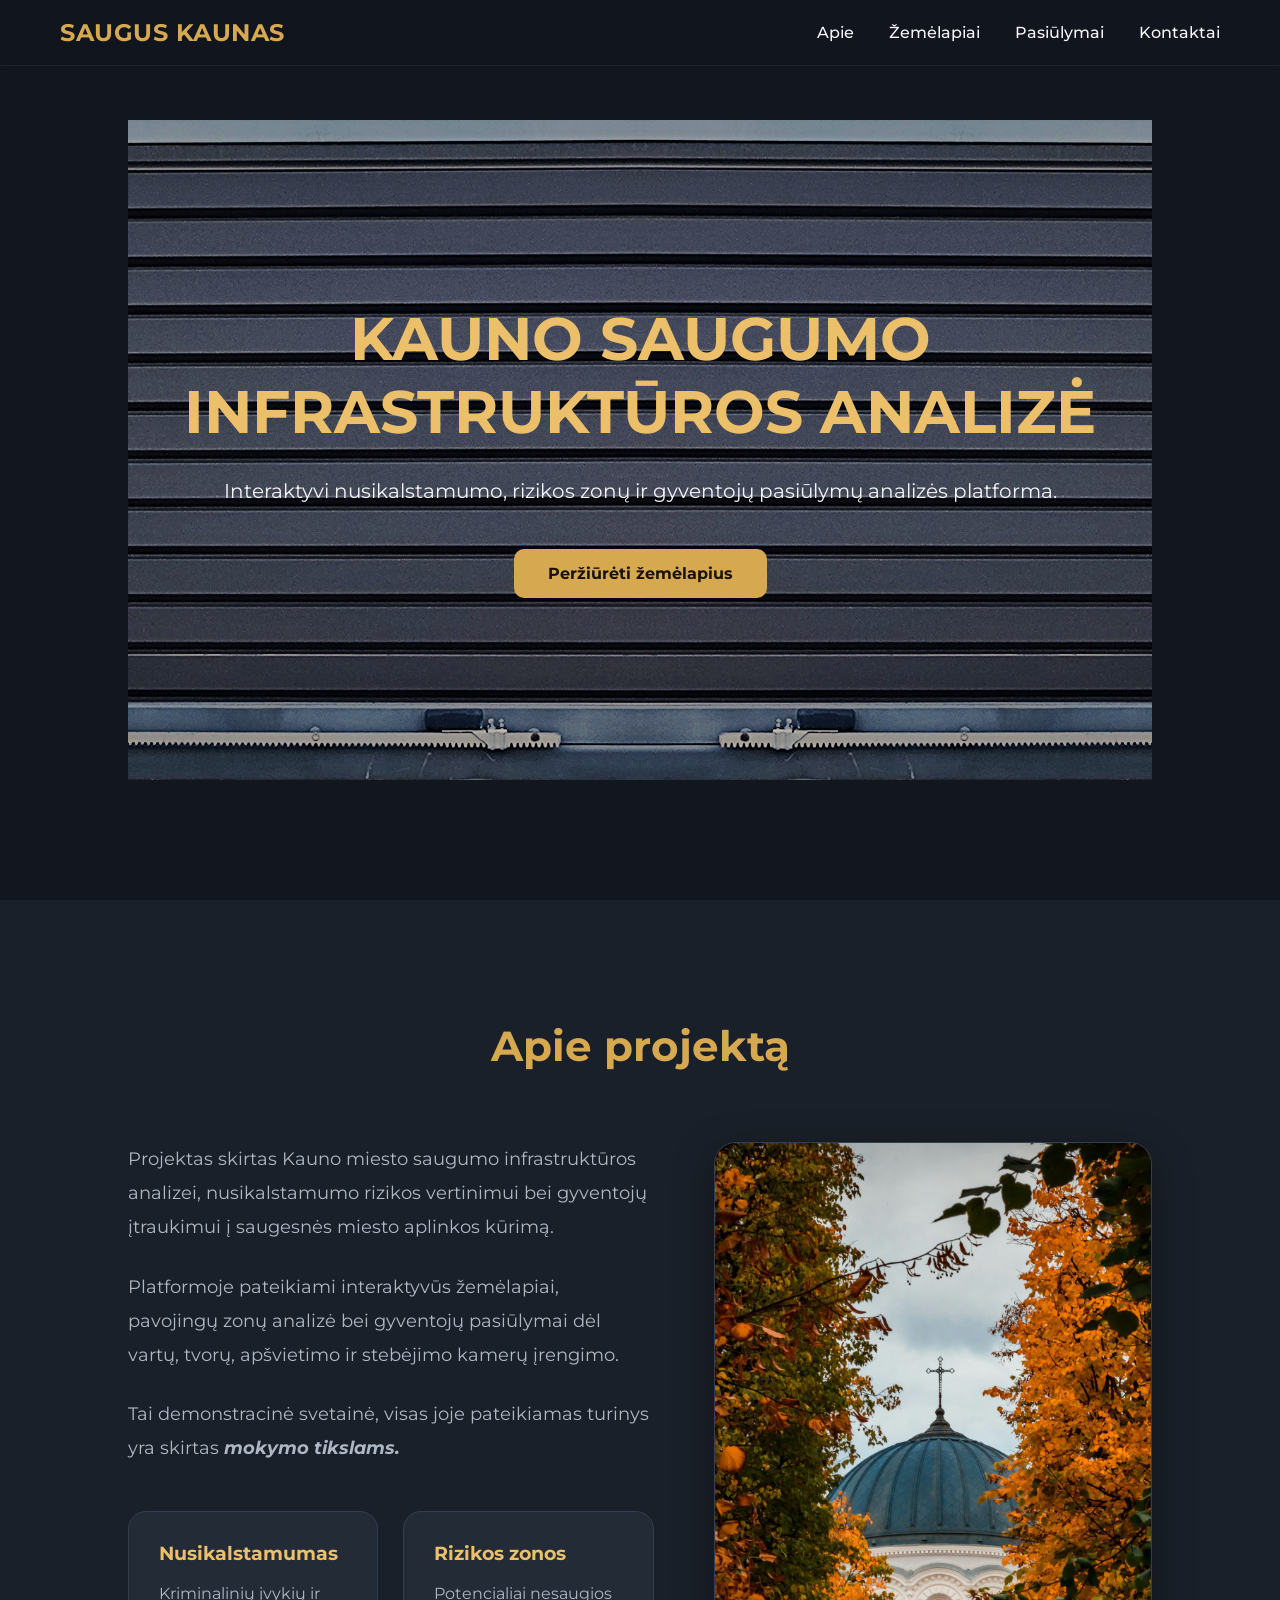
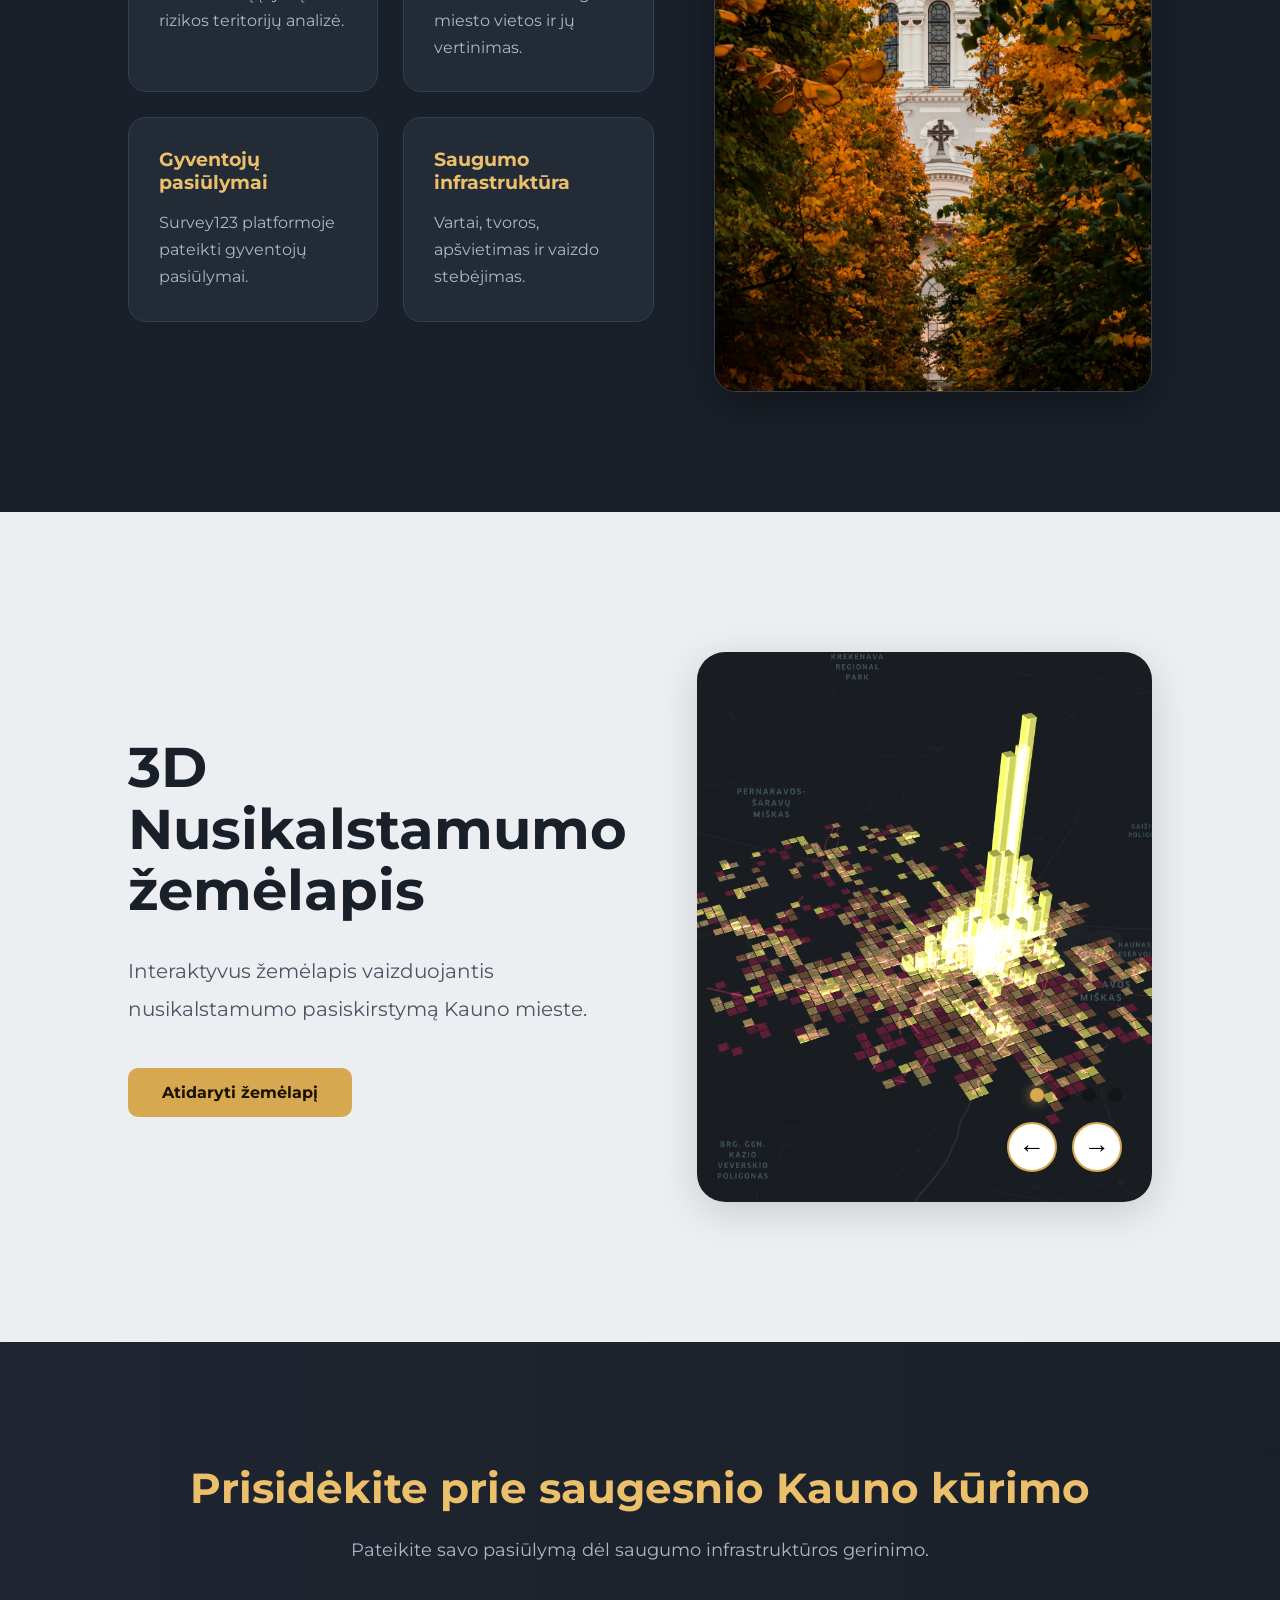
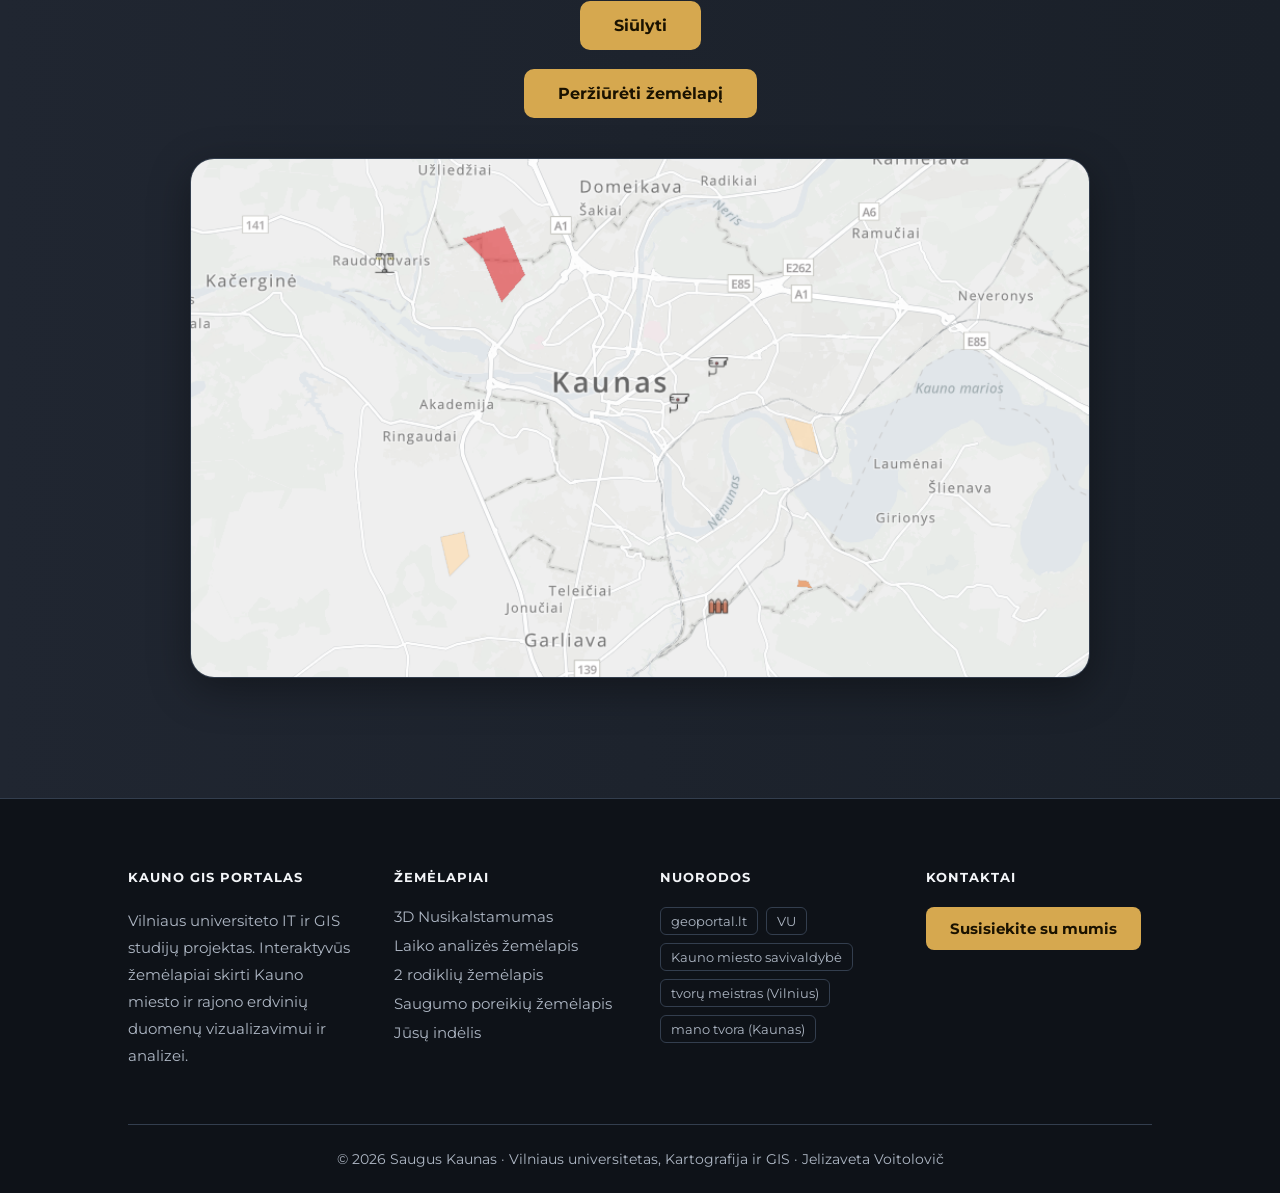
<file: index.html>
<!DOCTYPE html>
<html lang="lt">
<head>
  <meta charset="UTF-8" />
  <meta name="viewport" content="width=device-width, initial-scale=1.0"/>
  <title>Saugus Kaunas</title>
  <link rel="icon" type="image/x-icon" href="img/logo.png">

  <link rel="preconnect" href="https://fonts.googleapis.com">
  <link href="https://fonts.googleapis.com/css2?family=Montserrat:wght@300;400;500;700&display=swap" rel="stylesheet">

  <link rel="stylesheet" href="style.css"/>
  <script src="script.js" defer></script>
</head>

<body data-base="">

  <!-- HEADER is injected by script.js -->

  <!-- HERO -->
  <section class="hero">
    <div class="gate-container">
      <div class="gate left-gate"><img src="img/vartai.jpg" alt=""></div>
      <div class="gate right-gate"><img src="img/vartai.jpg" alt=""></div>

      <div class="hero-overlay"></div>

      <div class="hero-content">
        <h1>KAUNO SAUGUMO INFRASTRUKTŪROS ANALIZĖ</h1>
        <p>
          Interaktyvi nusikalstamumo, rizikos zonų ir gyventojų
          pasiūlymų analizės platforma.
        </p>
        <a href="#maps" class="hero-btn">Peržiūrėti žemėlapius</a>
      </div>
    </div>
  </section>

  <!-- ABOUT + ANALYTICS -->
  <section class="about-analytics" id="about">
    <div class="section-title">
      <h2>Apie projektą</h2>
    </div>

    <div class="about-analytics-wrapper">
      <div class="left-side">
        <div class="about-text">
          <p>
            Projektas skirtas Kauno miesto saugumo infrastruktūros analizei,
            nusikalstamumo rizikos vertinimui bei gyventojų įtraukimui
            į saugesnės miesto aplinkos kūrimą.
          </p>
          <p>
            Platformoje pateikiami interaktyvūs žemėlapiai,
            pavojingų zonų analizė bei gyventojų pasiūlymai
            dėl vartų, tvorų, apšvietimo ir stebėjimo kamerų įrengimo.
          </p>
          <p>
            Tai demonstracinė svetainė, visas joje pateikiamas turinys yra skirtas
            <strong><i>mokymo tikslams.</i></strong>
          </p>
        </div>

        <div class="cards">
          <div class="card">
            <h3>Nusikalstamumas</h3>
            <p>Kriminalinių įvykių ir rizikos teritorijų analizė.</p>
          </div>
          <div class="card">
            <h3>Rizikos zonos</h3>
            <p>Potencialiai nesaugios miesto vietos ir jų vertinimas.</p>
          </div>
          <div class="card">
            <h3>Gyventojų pasiūlymai</h3>
            <p>Survey123 platformoje pateikti gyventojų pasiūlymai.</p>
          </div>
          <div class="card">
            <h3>Saugumo infrastruktūra</h3>
            <p>Vartai, tvoros, apšvietimas ir vaizdo stebėjimas.</p>
          </div>
        </div>
      </div>

      <div class="right-side">
        <img src="img/kaunas.jpg" alt="Kaunas">
      </div>
    </div>
  </section>

  <!-- MAP SLIDER -->
  <section class="maps-showcase" id="maps">
    <div class="maps-container">
      <div class="maps-info">
        <h2 id="mapTitle">3D Nusikalstamumo žemėlapis</h2>
        <p id="mapDescription">
          Interaktyvus žemėlapis vaizduojantis nusikalstamumo
          pasiskirstymą Kauno mieste.
        </p>
        <a id="mapButton" href="pages/map1.html">Atidaryti žemėlapį</a>
      </div>

      <div class="maps-preview">
        <img id="mapImage" src="img/map_1.png" alt="Žemėlapio peržiūra">

        <div class="slider-controls">
          <div class="slider-dots">
            <span class="dot active" onclick="goToMap(0)"></span>
            <span class="dot" onclick="goToMap(1)"></span>
            <span class="dot" onclick="goToMap(2)"></span>
            <span class="dot" onclick="goToMap(3)"></span>
          </div>
          <div class="slider-buttons">
            <button onclick="prevMap()">←</button>
            <button onclick="nextMap()">→</button>
          </div>
        </div>
      </div>
    </div>
  </section>

  <!-- COMMUNITY -->
  <section class="community" id="community">
    <div class="community-box">
      <h2>Prisidėkite prie saugesnio Kauno kūrimo</h2>
      <p>Pateikite savo pasiūlymą dėl saugumo infrastruktūros gerinimo.</p>
      <a href="pages/map5.html">Siūlyti</a>
      <br></br>
      <a id="mapButton" href="https://azil26.github.io/3_praktinis/pranesimu_perziura.html">Peržiūrėti žemėlapį</a>

      <div class="community-preview">
        <img src="img/map_5.png" alt="Gyventojų pasiūlymų žemėlapis">
      </div>
    </div>
  </section>

  <!-- FOOTER is injected by script.js -->

</body>
</html>
</file>
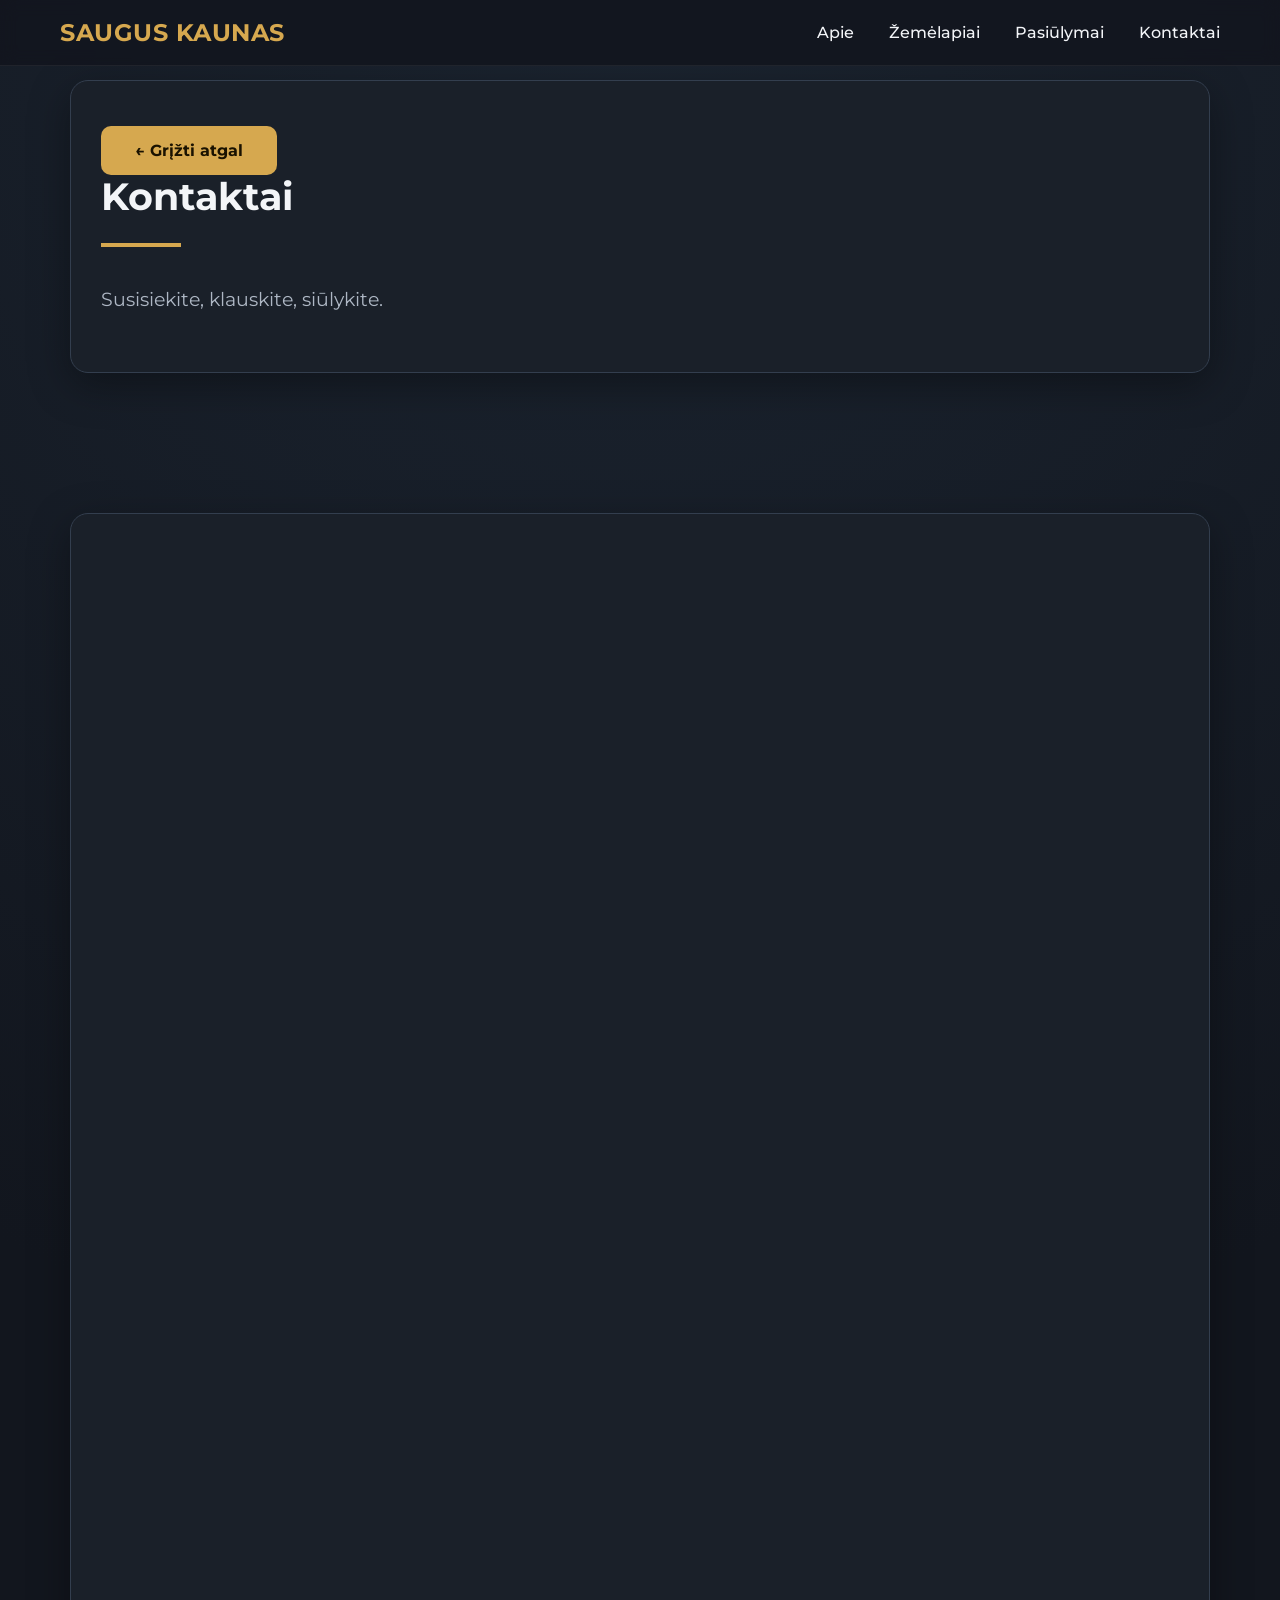
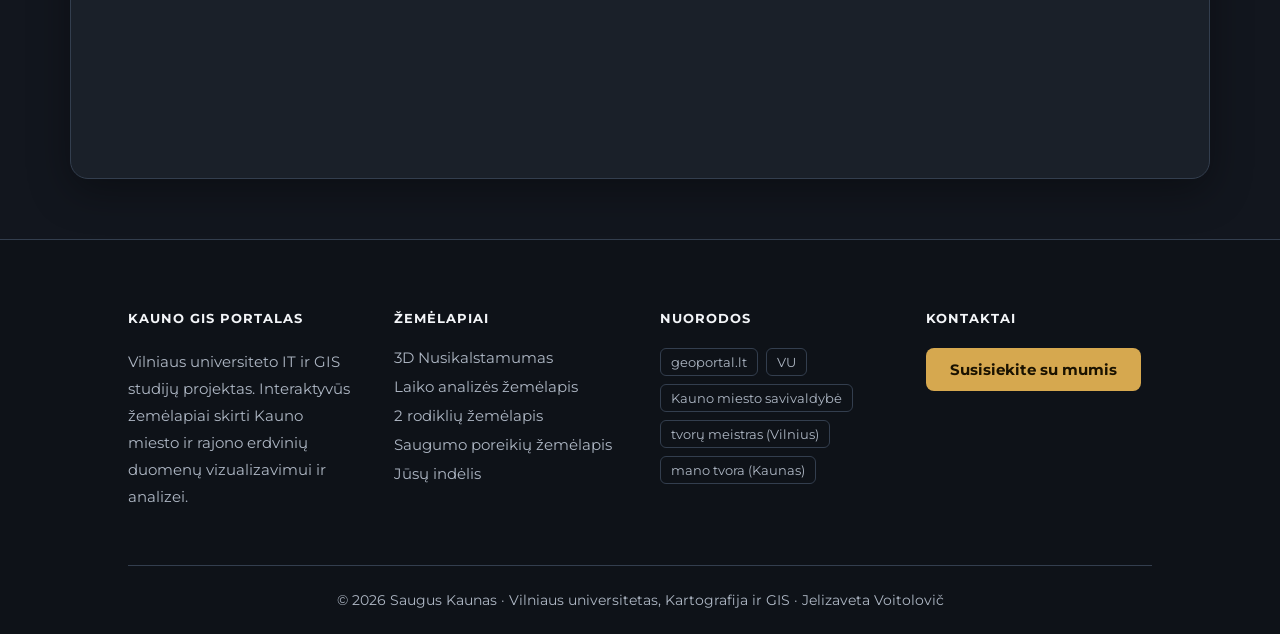
<file: pages/contacts.html>
<!DOCTYPE html>
<html lang="lt">
<head>
  <meta charset="UTF-8" />
  <meta name="viewport" content="width=device-width, initial-scale=1.0"/>
  <title>Kontaktai</title>
  <link rel="icon" type="image/x-icon" href="../img/logo.png">

  <link rel="preconnect" href="https://fonts.googleapis.com">
  <link href="https://fonts.googleapis.com/css2?family=Montserrat:wght@300;400;500;700&display=swap" rel="stylesheet">

  <link rel="stylesheet" href="../style.css"/>
  <script src="../script.js" defer></script>
</head>

<body class="map-page" data-base="../">

  <!-- HEADER is injected by script.js -->

  <section class="map-layout">
    <div class="map-info-mono">
      <a href="../index.html#maps" class="back-button">← Grįžti atgal</a>

      <h1>Kontaktai</h1>
      <div class="gold-line"></div>

      <p>Susisiekite, klauskite, siūlykite.</p>
    </div>
  </section>

  <section class="map-layout">
    <div class="map-frame-mono">
      <iframe class="mono-frame"
        src="https://docs.google.com/forms/d/e/1FAIpQLScZe2vTqCeGQgSFOI65YReAsxs6Qc6c761w5dlt-8DXPs1Q_Q/viewform"
        allowfullscreen style="height:1200px">
      </iframe>
    </div>
  </section>

  <!-- FOOTER is injected by script.js -->

</body>
</html>
</file>
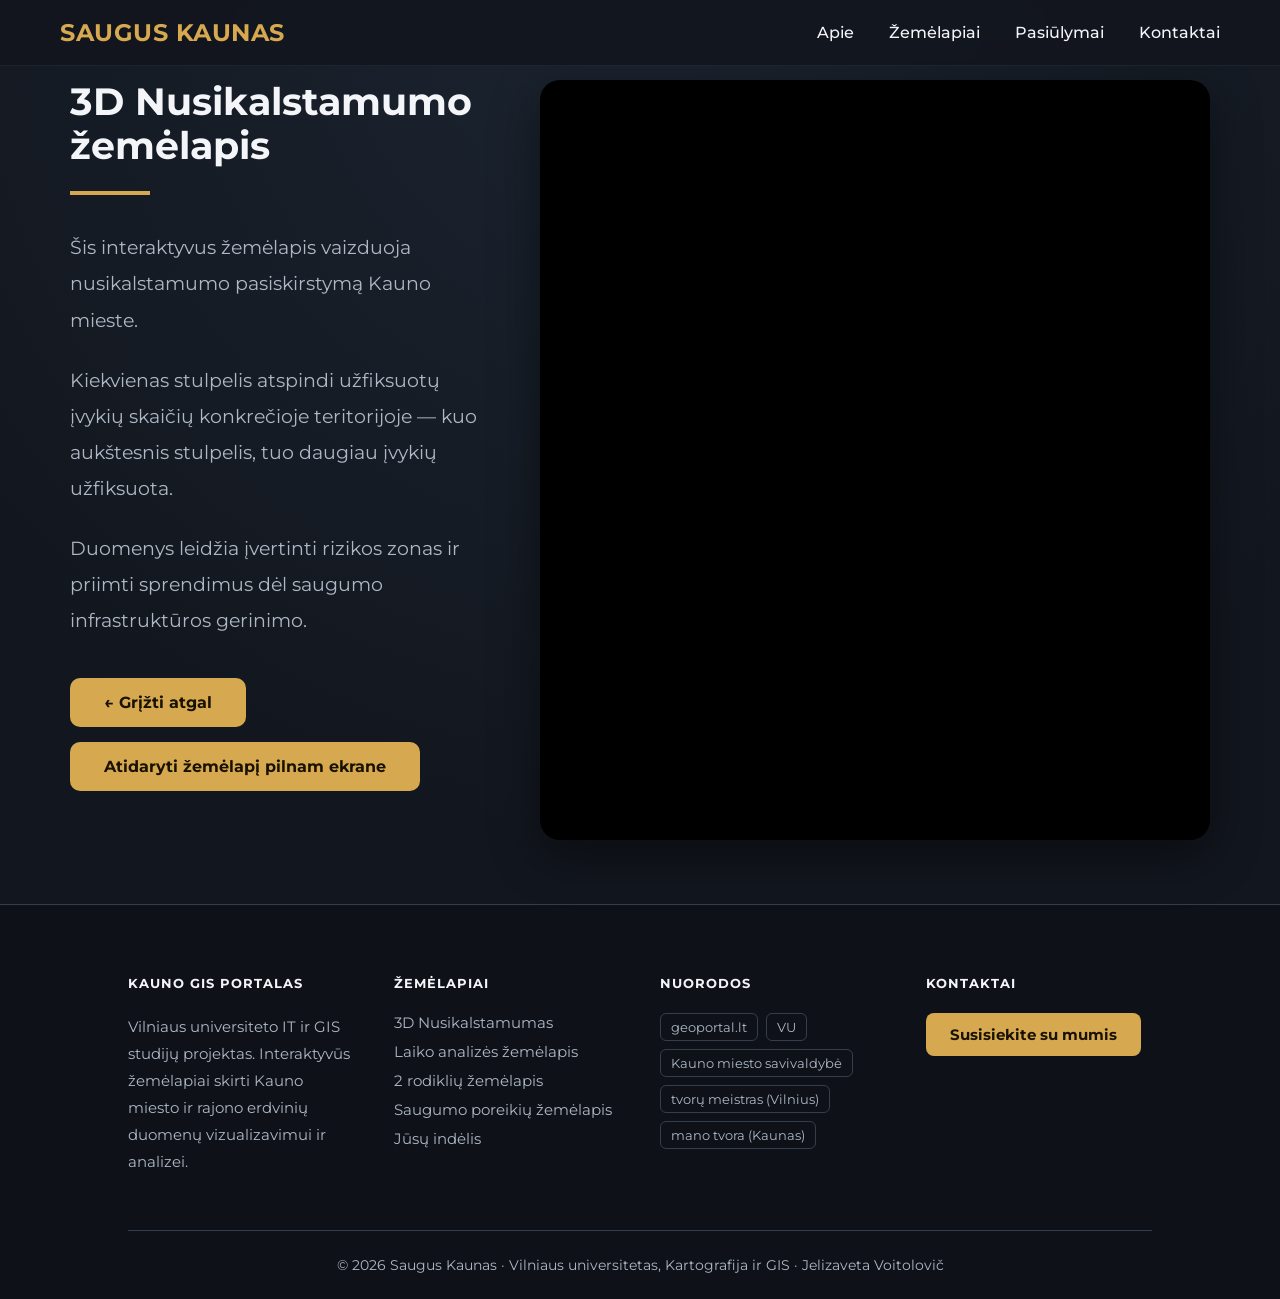
<file: pages/map1.html>
<!DOCTYPE html>
<html lang="lt">
<head>
  <meta charset="UTF-8" />
  <meta name="viewport" content="width=device-width, initial-scale=1.0"/>
  <title>3D Nusikalstamumas</title>
  <link rel="icon" type="image/x-icon" href="../img/logo.png">

  <link rel="preconnect" href="https://fonts.googleapis.com">
  <link href="https://fonts.googleapis.com/css2?family=Montserrat:wght@300;400;500;700&display=swap" rel="stylesheet">

  <link rel="stylesheet" href="../style.css"/>
  <script src="../script.js" defer></script>
</head>

<body class="map-page" data-base="../">

  <!-- HEADER is injected by script.js -->

  <section class="map-layout">
    <div class="map-info-side">
      <h1>3D Nusikalstamumo žemėlapis</h1>
      <div class="gold-line"></div>

      <p>
        Šis interaktyvus žemėlapis vaizduoja nusikalstamumo
        pasiskirstymą Kauno mieste.
      </p>
      <p>
        Kiekvienas stulpelis atspindi užfiksuotų įvykių
        skaičių konkrečioje teritorijoje — kuo aukštesnis stulpelis,
        tuo daugiau įvykių užfiksuota.
      </p>
      <p>
        Duomenys leidžia įvertinti rizikos zonas
        ir priimti sprendimus dėl saugumo
        infrastruktūros gerinimo.
      </p>

      <a href="../index.html#maps" class="back-button">← Grįžti atgal</a>
      <a href="https://azil26.github.io/1_praktinis/map_1.html" class="back-button"> Atidaryti žemėlapį pilnam ekrane</a>
    </div>

    

    <div class="map-frame-side">
      <iframe
        src="https://azil26.github.io/1_praktinis/map_1.html"
        class="custom-map-frame">
      </iframe>
    </div>
  </section>

  <!-- FOOTER is injected by script.js -->

</body>
</html>
</file>
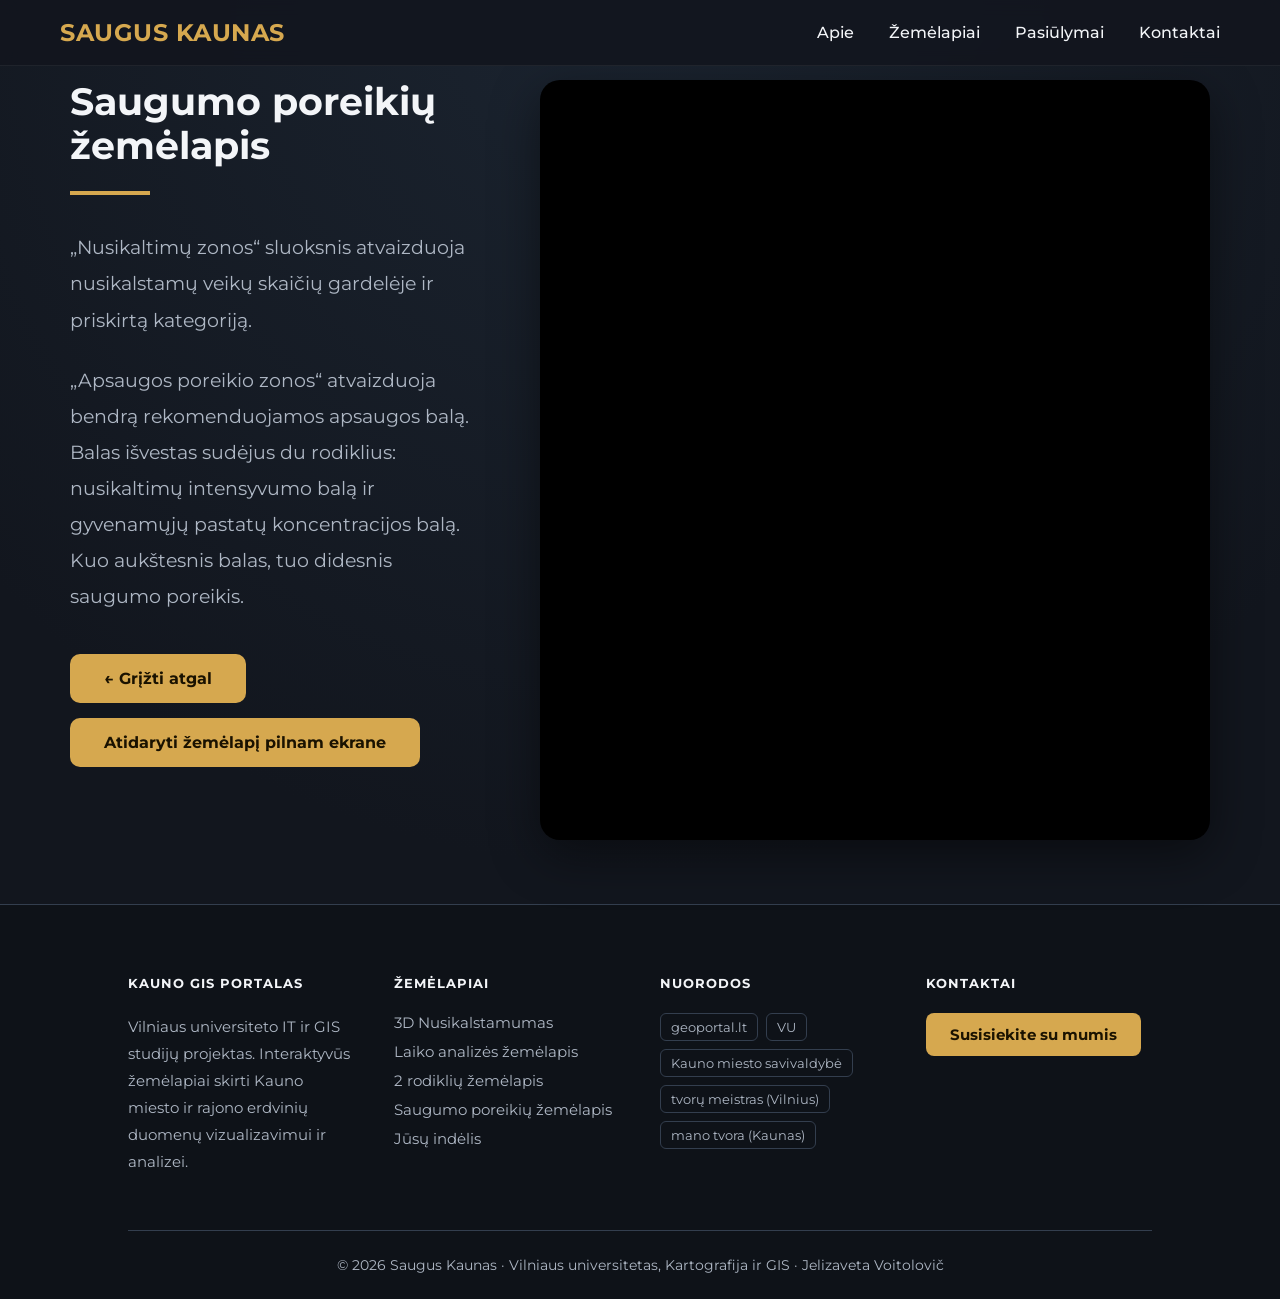
<file: pages/map4.html>
<!DOCTYPE html>
<html lang="lt">
<head>
  <meta charset="UTF-8" />
  <meta name="viewport" content="width=device-width, initial-scale=1.0"/>
  <title>Saugumo poreikių žemėlapis</title>
  <link rel="icon" type="image/x-icon" href="../img/logo.png">

  <link rel="preconnect" href="https://fonts.googleapis.com">
  <link href="https://fonts.googleapis.com/css2?family=Montserrat:wght@300;400;500;700&display=swap" rel="stylesheet">

  <link rel="stylesheet" href="../style.css"/>
  <script src="../script.js" defer></script>
</head>

<body class="map-page" data-base="../">

  <!-- HEADER is injected by script.js -->

  <section class="map-layout">
    <div class="map-info-side">
      <h1>Saugumo poreikių žemėlapis</h1>
      <div class="gold-line"></div>

      <p>
        „Nusikaltimų zonos“ sluoksnis atvaizduoja nusikalstamų veikų
        skaičių gardelėje ir priskirtą kategoriją.
      </p>
      <p>
        „Apsaugos poreikio zonos“ atvaizduoja bendrą rekomenduojamos
        apsaugos balą. Balas išvestas sudėjus du rodiklius: nusikaltimų
        intensyvumo balą ir gyvenamųjų pastatų koncentracijos balą.
        Kuo aukštesnis balas, tuo didesnis saugumo poreikis.
      </p>

      <a href="../index.html#maps" class="back-button">← Grįžti atgal</a>
      <a href="https://azil26.github.io/2_praktinis/map.html" class="back-button"> Atidaryti žemėlapį pilnam ekrane</a>
    </div>

    <div class="map-frame-side">
      <iframe
        src="https://azil26.github.io/2_praktinis/map.html"
        class="custom-map-frame">
      </iframe>
    </div>
  </section>

  <!-- FOOTER is injected by script.js -->

</body>
</html>
</file>
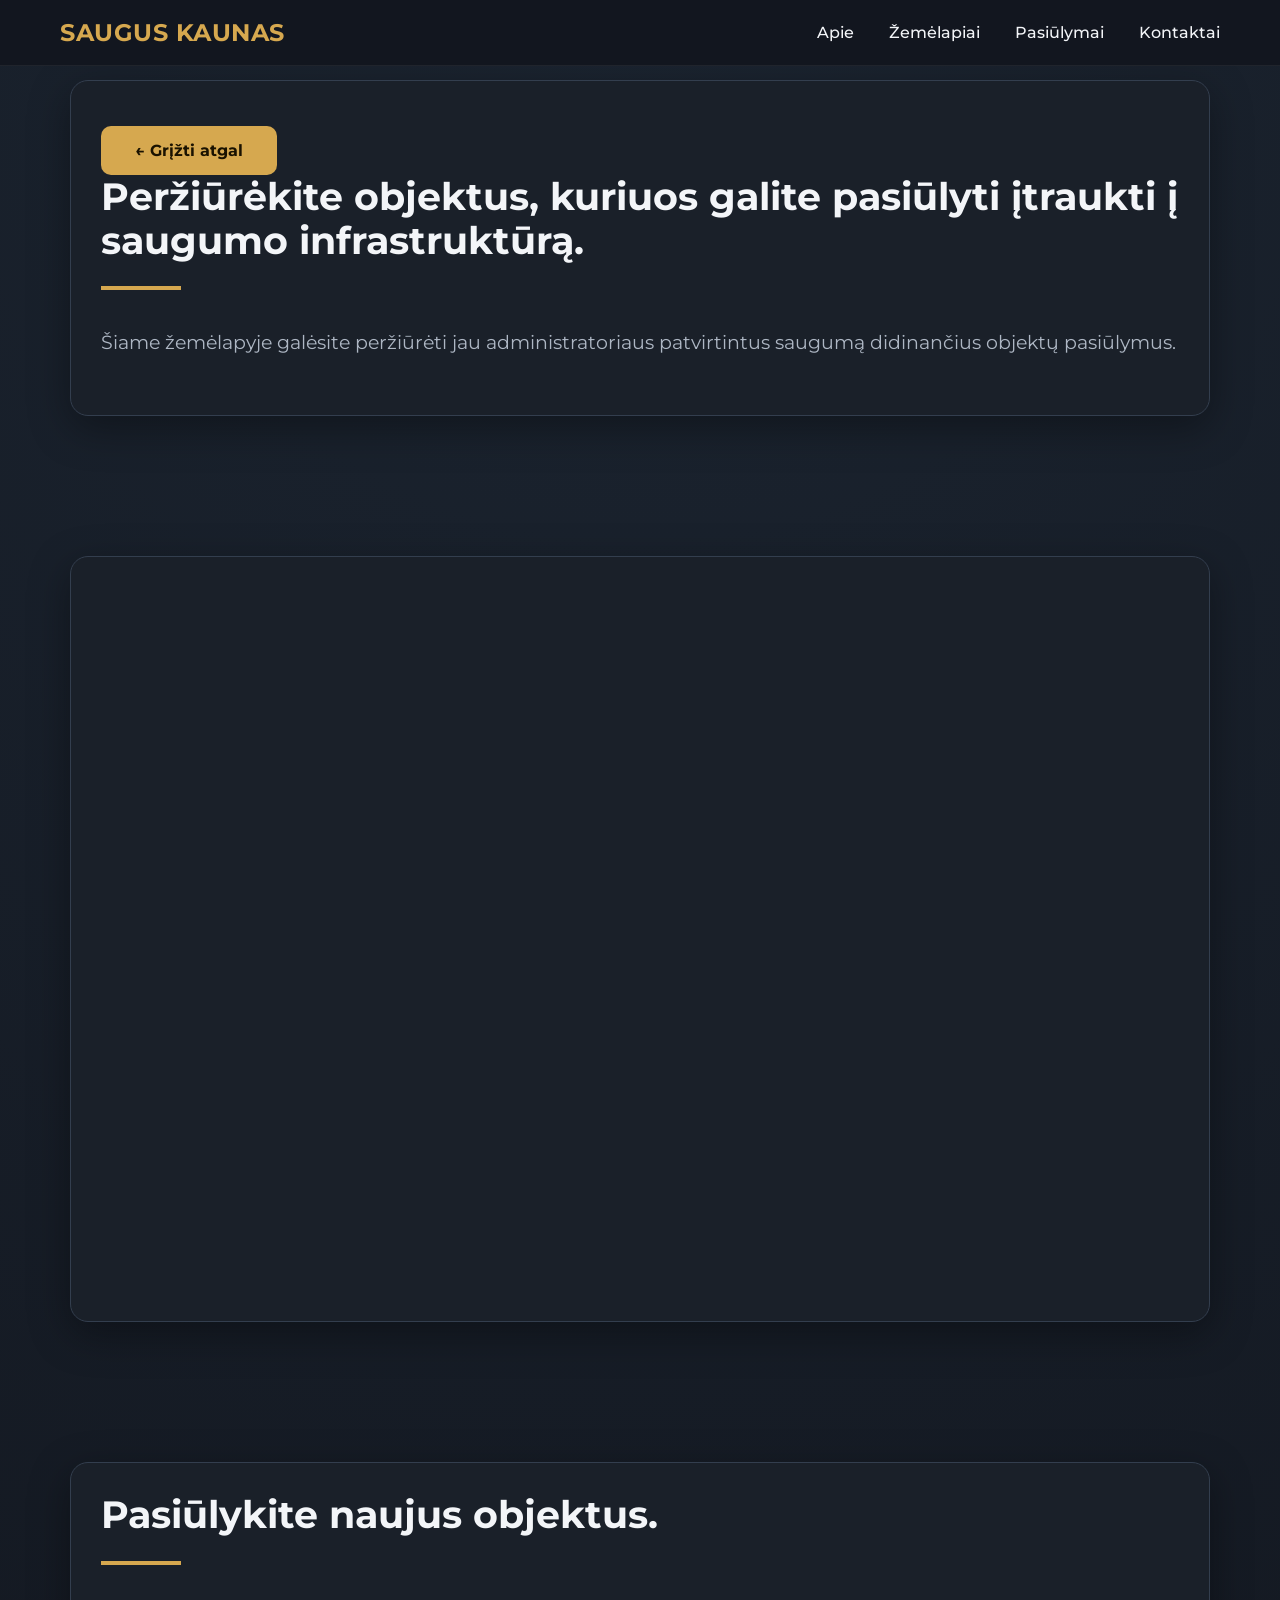
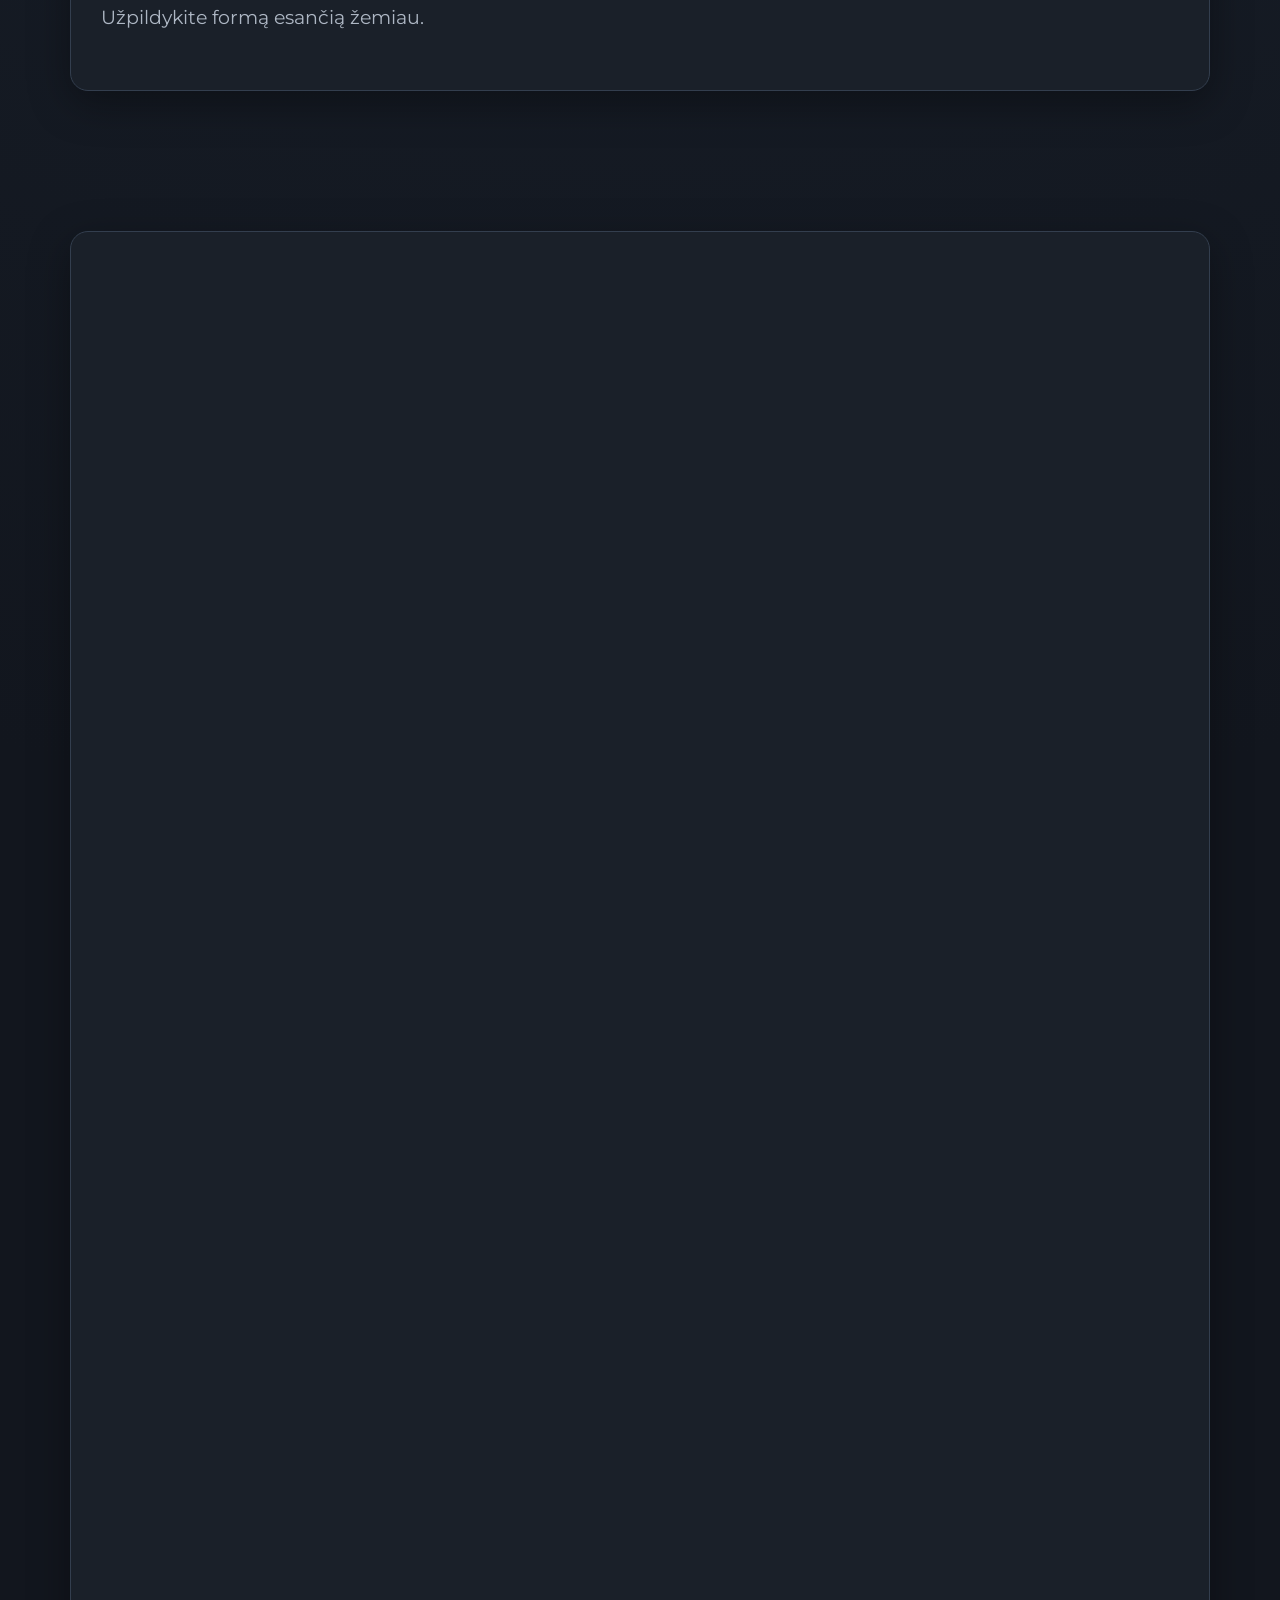
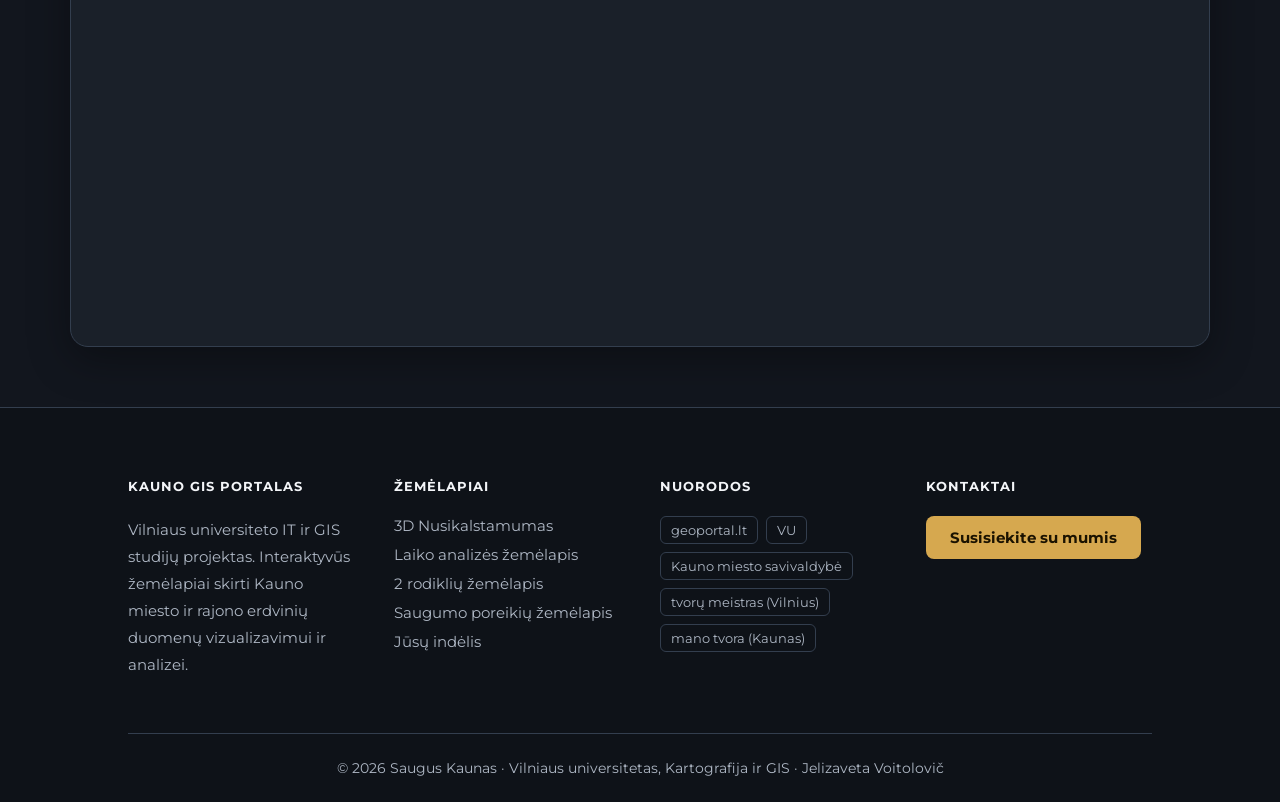
<file: pages/map5.html>
<!DOCTYPE html>
<html lang="lt">
<head>
  <meta charset="UTF-8" />
  <meta name="viewport" content="width=device-width, initial-scale=1.0"/>
  <title>Jūsų indėlis</title>
  <link rel="icon" type="image/x-icon" href="../img/logo.png">

  <link rel="preconnect" href="https://fonts.googleapis.com">
  <link href="https://fonts.googleapis.com/css2?family=Montserrat:wght@300;400;500;700&display=swap" rel="stylesheet">

  <link rel="stylesheet" href="../style.css"/>
  <script src="../script.js" defer></script>
</head>

<body class="map-page" data-base="../">

  <!-- HEADER is injected by script.js -->

  <section class="map-layout">
    <div class="map-info-mono">
      <a href="../index.html#maps" class="back-button">← Grįžti atgal</a>

      <h1>Peržiūrėkite objektus, kuriuos galite pasiūlyti įtraukti į saugumo infrastruktūrą.</h1>
      <div class="gold-line"></div>

      <p>
        Šiame žemėlapyje galėsite peržiūrėti jau administratoriaus
        patvirtintus saugumą didinančius objektų pasiūlymus.
      </p>
    </div>
  </section>

  <section class="map-layout">
    <div class="map-frame-mono">
      <iframe class="mono-frame"
        src="https://azil26.github.io/3_praktinis/pranesimu_perziura.html">
      </iframe>
    </div>
  </section>

  <section class="map-layout">
    <div class="map-info-mono">
      <h1>Pasiūlykite naujus objektus.</h1>
      <div class="gold-line"></div>

      <p>Užpildykite formą esančią žemiau.</p>
    </div>
  </section>

  <section class="map-layout">
    <div class="map-frame-mono">
      <iframe class="mono-frame"
        src="https://azil26.github.io/3_praktinis/pranesimu_registravimas.html"
        allowfullscreen style="height:1650px">
      </iframe>
    </div>
  </section>

  <!-- FOOTER is injected by script.js -->

</body>
</html>
</file>
<file: style.css>
/* ============================================================
   Saugus Kaunas — global styles
   Palette and layout are driven by CSS variables (see :root).
   ============================================================ */

:root{
  /* surfaces (dark theme) */
  --bg:            #12161e;   /* page background            */
  --bg-alt:        #1a2029;   /* dark sections              */
  --bg-card:       #232b37;   /* cards / panels             */
  --bg-card-hover: #2a323f;
  --border:        #333e4e;

  /* accent (single, harmonised gold) */
  --accent:        #d6a84f;
  --accent-2:      #ecc06a;   /* lighter gold for hover / titles */

  /* text */
  --text:          #f3f5f8;
  --text-dim:      #aeb7c4;

  /* light "showcase" panel */
  --panel:         #eceef2;
  --panel-text:    #1a2029;
  --panel-text-dim:#4a5563;

  --radius:        16px;
  --shadow:        0 12px 40px rgba(0,0,0,0.35);
}

*{
  margin:0;
  padding:0;
  box-sizing:border-box;
}

html{
  scroll-behavior:smooth;
}

body{
  font-family:'Montserrat', sans-serif;
  background:var(--bg);
  color:var(--text);
  overflow-x:hidden;
}

img{ display:block; }

/* ============================================================
   HEADER
   ============================================================ */

.header{
  position:fixed;
  top:0;
  left:0;
  width:100%;
  z-index:999;

  display:flex;
  justify-content:space-between;
  align-items:center;
  padding:18px 60px;

  background:rgba(18,22,30,0.9);
  backdrop-filter:blur(8px);
  border-bottom:1px solid rgba(255,255,255,0.06);
}

.logo{
  font-size:24px;
  font-weight:700;
  letter-spacing:0.5px;
  color:var(--accent);
}

.nav-links{
  display:flex;
  list-style:none;
  gap:35px;
}

.nav-links a{
  color:var(--text);
  text-decoration:none;
  font-weight:500;
  transition:color 0.3s;
}

.nav-links a:hover{
  color:var(--accent);
}

/* hamburger — hidden on desktop */
.nav-toggle{
  display:none;
  background:none;
  border:none;
  color:var(--text);
  font-size:28px;
  line-height:1;
  cursor:pointer;
}

/* ============================================================
   HERO (opening gates — signature element)
   ============================================================ */

.hero{
  height:100vh;
  position:relative;
  overflow:hidden;
}

.gate-container{
  width:100%;
  height:100%;
  position:relative;
  background:url("img/stay_safe.jpg") center/cover;
}

.hero-overlay{
  position:absolute;
  inset:0;
  background:rgba(0,0,0,0.6);
}

.gate{
  position:absolute;
  top:0;
  width:50%;
  height:100%;
  z-index:5;
  transition:transform 1.5s ease;
}

.gate img{
  width:100%;
  height:100%;
  object-fit:cover;
}

.left-gate{ left:0; }
.right-gate{ right:0; }
.right-gate img{ transform:scaleX(-1); }

.hero-content{
  position:absolute;
  top:50%;
  left:50%;
  transform:translate(-50%, -50%);
  z-index:10;
  width:100%;
  text-align:center;
}

.hero-content h1{
  font-size:60px;
  margin-bottom:25px;
  color:var(--accent-2);
}

.hero-content p{
  font-size:20px;
  line-height:1.8;
  margin-bottom:40px;
}

/* ============================================================
   BUTTONS (shared gold button used across the site)
   ============================================================ */

.hero-btn,
.maps-info a,
.community-box a,
.back-button{
  display:inline-block;
  padding:15px 34px;
  background:var(--accent);
  color:#1a1200;
  text-decoration:none;
  border-radius:10px;
  font-weight:700;
  transition:transform 0.3s, background 0.3s;
}

.hero-btn:hover,
.maps-info a:hover,
.community-box a:hover,
.back-button:hover{
  background:var(--accent-2);
  transform:translateY(-3px);
}

/* ============================================================
   SECTIONS
   ============================================================ */

section{
  padding:120px 10%;
}

.section-title{
  text-align:center;
  margin-bottom:70px;
}

.section-title h2{
  font-size:42px;
  color:var(--accent);
}

/* ABOUT + ANALYTICS ---------------------------------------- */

.about-analytics{
  background:var(--bg-alt);
}

.about-analytics-wrapper{
  display:flex;
  gap:60px;
  align-items:flex-start;
  flex-wrap:wrap;
}

.left-side{ flex:1.2; }

.right-side{
  flex:1;
  position:sticky;
  top:120px;
}

.right-side img{
  width:100%;
  height:850px;
  object-fit:cover;
  border-radius:22px;
  border:1px solid var(--border);
  box-shadow:var(--shadow);
}

.about-text{ margin-bottom:45px; }

.about-text p{
  margin-bottom:25px;
  line-height:1.9;
  font-size:18px;
  color:var(--text-dim);
}

/* CARDS ---------------------------------------------------- */

.cards{
  display:grid;
  grid-template-columns:repeat(2,1fr);
  gap:25px;
}

.card{
  background:var(--bg-card);
  padding:30px;
  border-radius:18px;
  border:1px solid var(--border);
  transition:transform 0.4s, border-color 0.4s, box-shadow 0.4s;
}

.card:hover{
  transform:translateY(-6px);
  border-color:var(--accent);
  box-shadow:0 0 18px rgba(214,168,79,0.25);
}

.card h3{
  margin-bottom:15px;
  color:var(--accent-2);
}

.card p{
  line-height:1.7;
  color:var(--text-dim);
}

/* ============================================================
   MAP SHOWCASE (light panel for visual rhythm)
   ============================================================ */

.maps-showcase{
  background:var(--panel);
  color:var(--panel-text);
  padding:140px 10%;
}

.maps-container{
  display:flex;
  align-items:center;
  gap:70px;
  flex-wrap:wrap;
}

.maps-info{ flex:1; }

.maps-info h2{
  font-size:56px;
  line-height:1.1;
  margin-bottom:30px;
}

.maps-info p{
  font-size:20px;
  line-height:1.9;
  color:var(--panel-text-dim);
  margin-bottom:40px;
}

.maps-preview{
  flex:1;
  position:relative;
}

.maps-preview img{
  width:100%;
  height:550px;
  object-fit:cover;
  border-radius:28px;
  box-shadow:0 10px 40px rgba(0,0,0,0.15);
}

/* slider controls (arrows + dots stacked in bottom-right) */
.slider-controls{
  position:absolute;
  right:30px;
  bottom:30px;
  display:flex;
  flex-direction:column;
  align-items:flex-end;
  gap:20px;
}

.slider-buttons{
  display:flex;
  gap:15px;
}

.slider-buttons button{
  width:50px;
  height:50px;
  border-radius:50%;
  border:2px solid var(--accent);
  background:#fff;
  font-size:26px;
  cursor:pointer;
  transition:background 0.3s, color 0.3s;
}

.slider-buttons button:hover{
  background:var(--accent);
  color:#fff;
}

.slider-dots{
  display:flex;
  gap:12px;
}

.dot{
  width:14px;
  height:14px;
  border-radius:50%;
  background:rgba(0,0,0,0.25);
  cursor:pointer;
  transition:transform 0.3s, background 0.3s;
}

.dot:hover{ transform:scale(1.2); }

.dot.active{
  background:var(--accent);
  box-shadow:0 0 12px rgba(214,168,79,0.8);
}

/* ============================================================
   COMMUNITY
   ============================================================ */

.community{
  background:linear-gradient(to right, #202631, var(--bg-alt));
}

.community-box{
  text-align:center;
  max-width:900px;
  margin:0 auto;
}

.community-box h2{
  font-size:42px;
  margin-bottom:25px;
  color:var(--accent-2);
}

.community-box p{
  margin-bottom:40px;
  font-size:18px;
  color:var(--text-dim);
}

.community-preview{
  margin-top:40px;
}

.community-preview img{
  width:100%;
  height:520px;
  object-fit:cover;
  border-radius:24px;
  border:1px solid var(--border);
  box-shadow:var(--shadow);
}

/* ============================================================
   FOOTER
   ============================================================ */

.site-footer{
  background:#0e1218;
  border-top:1px solid var(--border);
  padding:70px 10% 0;
}

.footer-inner{
  display:grid;
  grid-template-columns:repeat(4, 1fr);
  gap:40px;
}

.footer-col h3{
  font-size:13px;
  text-transform:uppercase;
  letter-spacing:1px;
  color:var(--text);
  margin-bottom:22px;
}

.footer-col p{
  color:var(--text-dim);
  line-height:1.8;
  font-size:15px;
}

.footer-col ul{
  list-style:none;
}

.footer-col ul li{ margin-bottom:10px; }

.footer-col ul a{
  color:var(--text-dim);
  text-decoration:none;
  font-size:15px;
  transition:color 0.3s;
}

.footer-col ul a:hover{ color:var(--accent); }

.footer-tags{
  display:flex;
  flex-wrap:wrap;
  gap:8px;
}

.footer-tags a{
  border:1px solid var(--border);
  border-radius:6px;
  padding:5px 10px;
  font-size:13px;
  color:var(--text-dim);
  text-decoration:none;
  transition:border-color 0.3s, color 0.3s;
}

.footer-tags a:hover{
  color:var(--accent);
  border-color:var(--accent);
}

.footer-contact-btn{
  display:inline-block;
  padding:12px 24px;
  background:var(--accent);
  color:#1a1200;
  text-decoration:none;
  border-radius:8px;
  font-weight:700;
  font-size:15px;
  transition:transform 0.3s, background 0.3s;
}

.footer-contact-btn:hover{
  background:var(--accent-2);
  transform:translateY(-2px);
}

.footer-bottom{
  margin-top:55px;
  padding:25px 0;
  border-top:1px solid var(--border);
  text-align:center;
  color:var(--text-dim);
  font-size:14px;
}

/* ============================================================
   MAP SUB-PAGES
   ============================================================ */

body.map-page{
  background:radial-gradient(circle at top, #1b2430 0%, var(--bg) 60%);
  min-height:100vh;
}

.map-layout{
  display:flex;
  gap:60px;
  align-items:flex-start;
  padding:80px 70px 60px;
}

.map-info-side{ width:38%; }
.map-frame-side{ width:62%; }

.map-info-mono,
.map-frame-mono{
  width:100%;
  padding:30px;
  background:var(--bg-alt);
  border:1px solid var(--border);
  border-radius:18px;
  box-shadow:var(--shadow);
}

.map-info-side h1,
.map-info-mono h1{
  font-size:38px;
  line-height:1.15;
  margin-bottom:24px;
}

.gold-line{
  width:80px;
  height:4px;
  background:var(--accent);
  margin-bottom:35px;
}

.map-info-side p,
.map-info-mono p{
  font-size:19px;
  line-height:1.9;
  color:var(--text-dim);
  margin-bottom:24px;
}

.back-button{ margin-top:15px; }

.custom-map-frame{
  width:100%;
  height:760px;
  border:none;
  border-radius:20px;
  box-shadow:0 15px 50px rgba(0,0,0,0.45);
  background:#000;
}

.mono-frame{
  width:100%;
  min-height:700px;
  border:none;
  border-radius:14px;
}

/* ============================================================
   RESPONSIVE
   ============================================================ */

@media(max-width:1024px){

  .about-analytics-wrapper{ flex-direction:column; }

  .right-side{
    position:relative;
    top:0;
  }
  .right-side img{ height:450px; }

  .maps-container{ flex-direction:column; }
  .maps-info h2{ font-size:42px; }

  .map-layout{
    flex-direction:column;
    padding:80px 40px 50px;
  }
  .map-info-side,
  .map-frame-side{ width:100%; }
}

@media(max-width:768px){

  /* header → hamburger */
  .header{
    padding:16px 24px;
    flex-wrap:wrap;
  }
  .nav-toggle{ display:block; }

  nav{
    width:100%;
    order:3;
    overflow:hidden;
    max-height:0;
    transition:max-height 0.35s ease;
  }
  .header.open nav{ max-height:340px; }

  .nav-links{
    flex-direction:column;
    gap:0;
    padding-top:10px;
  }
  .nav-links li{ width:100%; }
  .nav-links a{
    display:block;
    padding:13px 4px;
    border-top:1px solid rgba(255,255,255,0.08);
  }

  section{ padding:90px 6%; }

  .hero-content h1{ font-size:28px; }
  .hero-content p{ font-size:16px; }

  .section-title h2{ font-size:30px; }

  .cards{ grid-template-columns:1fr; }

  .maps-showcase{ padding:90px 6%; }
  .maps-info h2{ font-size:34px; }
  .maps-preview img{ height:340px; }
  .slider-buttons button{ width:44px; height:44px; font-size:22px; }

  .community-preview img{ height:300px; }

  .map-layout{ padding:90px 20px 40px; }
  .map-info-side h1,
  .map-info-mono h1{ font-size:28px; }
  .map-info-side p,
  .map-info-mono p{ font-size:16px; }
  .custom-map-frame{ height:480px; }

  /* footer stacks */
  .site-footer{ padding:55px 6% 0; }
  .footer-inner{ grid-template-columns:1fr; gap:35px; }
}

@media(min-width:769px) and (max-width:1024px){
  .footer-inner{ grid-template-columns:repeat(2, 1fr); }
}
</file>
